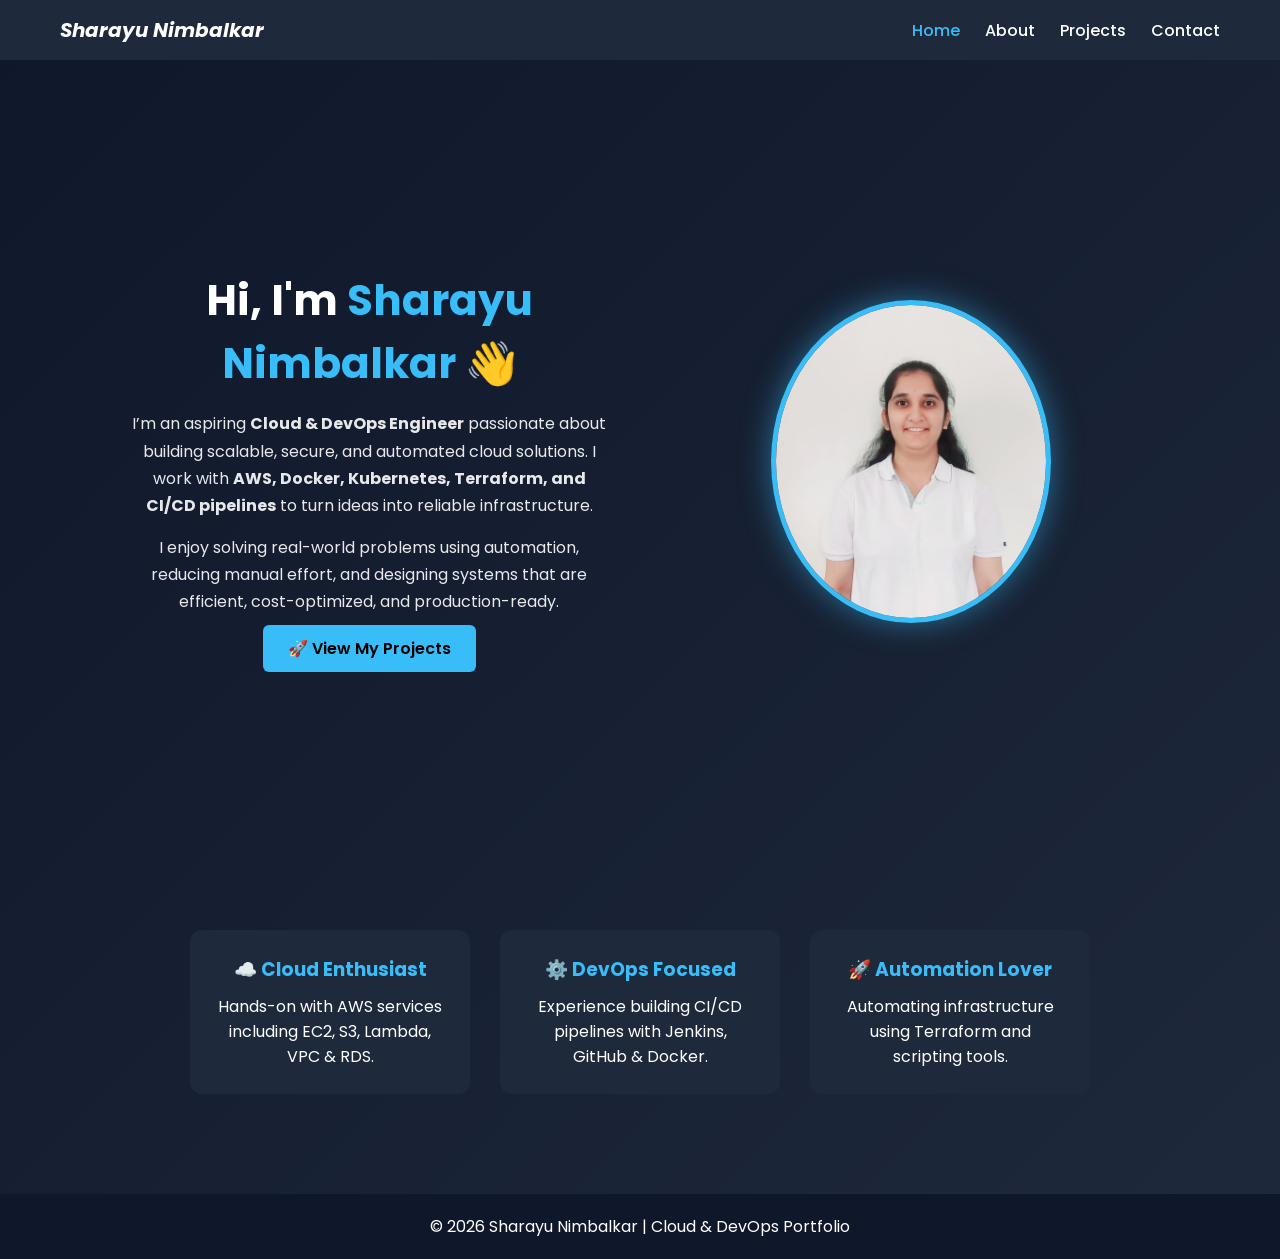
<file: index.html>
<!DOCTYPE html>
<html lang="en">
<head>
  <meta charset="UTF-8">
  <title>Sharayu Nimbalkar | Cloud & DevOps Engineer</title>
  <meta name="viewport" content="width=device-width, initial-scale=1.0">
  <link rel="stylesheet" href="css/style.css">
  <link href="https://fonts.googleapis.com/css2?family=Poppins:wght@300;400;600;700&display=swap" rel="stylesheet">
</head>

<body>

<header>
  <nav>
    <h2 class="logo"><i>Sharayu Nimbalkar</i></h2>
    <ul>
      <li><a href="index.html" class="active">Home</a></li>
      <li><a href="about.html">About</a></li>
      <li><a href="projects.html">Projects</a></li>
      <li><a href="contact.html">Contact</a></li>
    </ul>
  </nav>
</header>

<!-- HERO SECTION -->
<section class="hero">

  <div class="hero-left fade-in">
    <h1>Hi, I'm <span>Sharayu Nimbalkar</span> 👋</h1>
    <h2 class="typing"></h2>

    <p>
      I’m an aspiring <strong>Cloud & DevOps Engineer</strong> passionate about building 
      scalable, secure, and automated cloud solutions.  
      I work with <strong>AWS, Docker, Kubernetes, Terraform, and CI/CD pipelines</strong> 
      to turn ideas into reliable infrastructure.
    </p>

    <p>
      I enjoy solving real-world problems using automation, reducing manual effort,
      and designing systems that are efficient, cost-optimized, and production-ready.
    </p>

    <div class="hero-buttons">
      <a href="projects.html" class="btn primary">🚀 View My Projects</a>
    </div>
  </div>

  <div class="hero-right fade-in">
    <!-- Add your image inside images folder and rename here -->
    <img src="sharayu.jpeg" alt="Sharayu Nimbalkar" class="profile-pic">
  </div>

</section>

<!-- QUICK HIGHLIGHTS -->
<section class="highlights">
  <div class="highlight-card fade-in">
    <h3>☁️ Cloud Enthusiast</h3>
    <p>Hands-on with AWS services including EC2, S3, Lambda, VPC & RDS.</p>
  </div>

  <div class="highlight-card fade-in">
    <h3>⚙️ DevOps Focused</h3>
    <p>Experience building CI/CD pipelines with Jenkins, GitHub & Docker.</p>
  </div>

  <div class="highlight-card fade-in">
    <h3>🚀 Automation Lover</h3>
    <p>Automating infrastructure using Terraform and scripting tools.</p>
  </div>
</section>

<footer>
  <p>© 2026 Sharayu Nimbalkar | Cloud & DevOps Portfolio</p>
</footer>

<script src="js/script.js"></script>
</body>
</html>
</file>
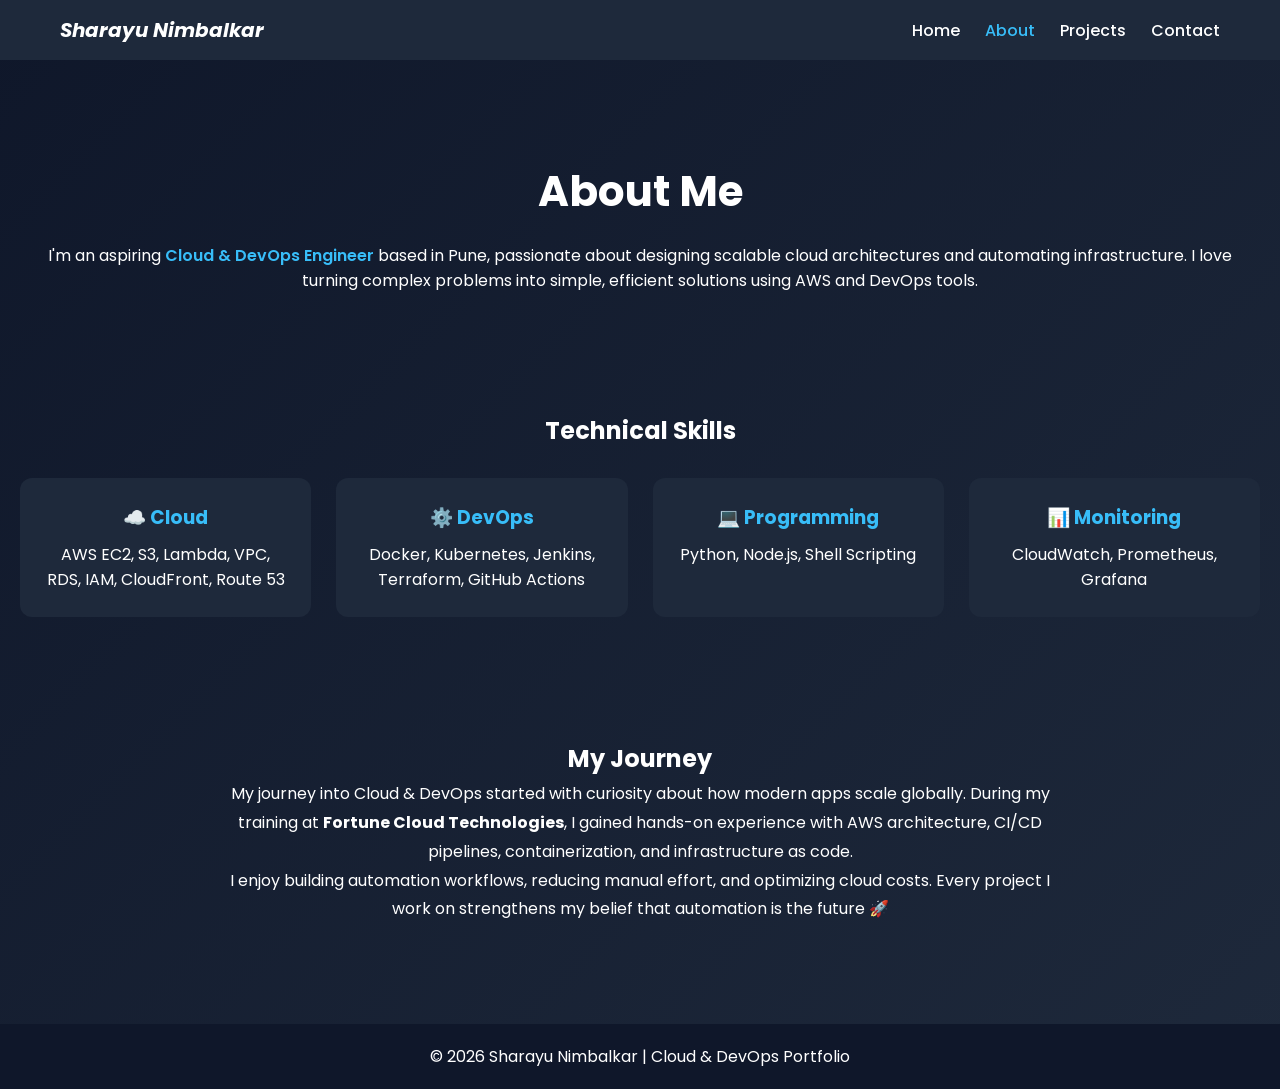
<file: about.html>
<!DOCTYPE html>
<html lang="en">
<head>
  <meta charset="UTF-8">
  <title>About Me | Sharayu Nimbalkar</title>
  <meta name="viewport" content="width=device-width, initial-scale=1.0">
  <link rel="stylesheet" href="css/style.css">
  <link href="https://fonts.googleapis.com/css2?family=Poppins:wght@300;400;600;700&display=swap" rel="stylesheet">
</head>

<body>

<header>
  <nav>
    <h2 class="logo"><i>Sharayu Nimbalkar</i></h2>
    <ul>
      <li><a href="index.html">Home</a></li>
      <li><a href="about.html" class="active">About</a></li>
      <li><a href="projects.html">Projects</a></li>
      <li><a href="contact.html">Contact</a></li>
    </ul>
  </nav>
</header>

<!-- ABOUT HERO -->
<section class="about-hero fade-in">
  <div class="about-text">
    <h1>About Me</h1>
    <p>
      I'm an aspiring <span>Cloud & DevOps Engineer</span> based in Pune, passionate about 
      designing scalable cloud architectures and automating infrastructure.
      I love turning complex problems into simple, efficient solutions using AWS and DevOps tools.
    </p>
  </div>
</section>

<!-- SKILLS SECTION -->
<section class="about-skills">
  <h2>Technical Skills</h2>
  <div class="skills-container">

    <div class="skill-box">
      <h3>☁️ Cloud</h3>
      <p>AWS EC2, S3, Lambda, VPC, RDS, IAM, CloudFront, Route 53</p>
    </div>

    <div class="skill-box">
      <h3>⚙️ DevOps</h3>
      <p>Docker, Kubernetes, Jenkins, Terraform, GitHub Actions</p>
    </div>

    <div class="skill-box">
      <h3>💻 Programming</h3>
      <p>Python, Node.js, Shell Scripting</p>
    </div>

    <div class="skill-box">
      <h3>📊 Monitoring</h3>
      <p>CloudWatch, Prometheus, Grafana</p>
    </div>

  </div>
</section>

<!-- JOURNEY SECTION -->
<section class="journey fade-in">
  <h2>My Journey</h2>
  <p>
    My journey into Cloud & DevOps started with curiosity about how modern apps scale globally.  
    During my training at <strong>Fortune Cloud Technologies</strong>, I gained hands-on experience 
    with AWS architecture, CI/CD pipelines, containerization, and infrastructure as code.
  </p>
  <p>
    I enjoy building automation workflows, reducing manual effort, and optimizing cloud costs.
    Every project I work on strengthens my belief that automation is the future 🚀
  </p>
</section>

<footer>
  <p>© 2026 Sharayu Nimbalkar | Cloud & DevOps Portfolio</p>
</footer>

<script src="js/script.js"></script>
</body>
</html>
</file>
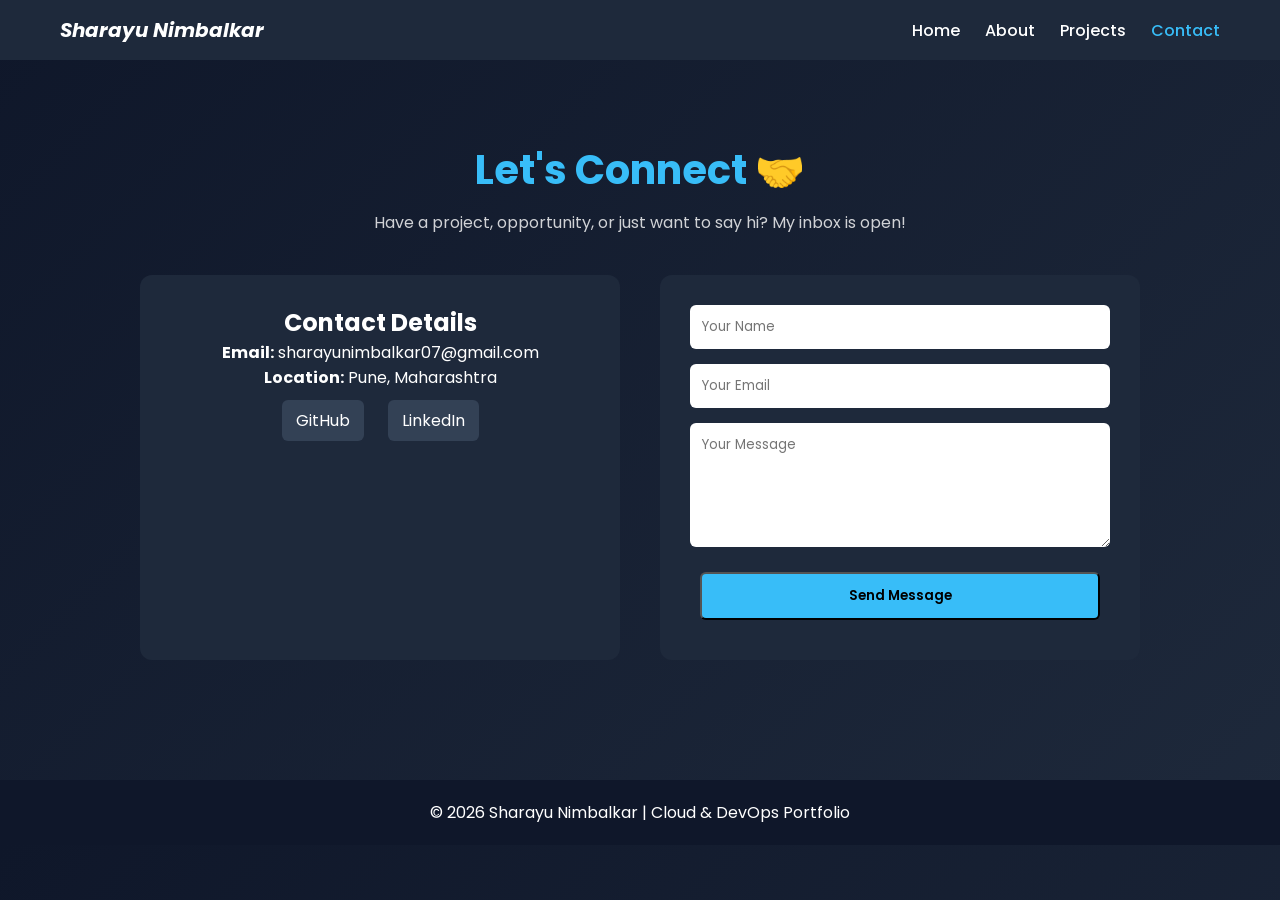
<file: contact.html>
<!DOCTYPE html>
<html lang="en">
<head>
  <meta charset="UTF-8">
  <title>Contact | Sharayu Nimbalkar</title>
  <meta name="viewport" content="width=device-width, initial-scale=1.0">
  <link rel="stylesheet" href="css/style.css">
  <link href="https://fonts.googleapis.com/css2?family=Poppins:wght@300;400;600;700&display=swap" rel="stylesheet">
</head>

<body>

<header>
  <nav>
    <h2 class="logo"><i>Sharayu Nimbalkar</i></h2>
    <ul>
      <li><a href="index.html">Home</a></li>
      <li><a href="about.html">About</a></li>
      <li><a href="projects.html">Projects</a></li>
      <li><a href="contact.html" class="active">Contact</a></li>
    </ul>
  </nav>
</header>

<section class="contact-section fade-in">
  <h1>Let's Connect 🤝</h1>
  <p class="contact-subtext">Have a project, opportunity, or just want to say hi? My inbox is open!</p>

  <div class="contact-container">

    <!-- Contact Info -->
    <div class="contact-info">
      <h2>Contact Details</h2>
      <p><strong>Email:</strong> sharayunimbalkar07@gmail.com</p>
      <p><strong>Location:</strong> Pune, Maharashtra</p>

      <div class="social-links">
        <a href="https://github.com/Sharayu1707" target="_blank">GitHub</a>
        <a href="https://www.linkedin.com/in/sharayunimbalkar/" target="_blank">LinkedIn</a>
      </div>
    </div>

    <!-- Contact Form -->
    <form class="contact-form">
      <input type="text" placeholder="Your Name" required>
      <input type="email" placeholder="Your Email" required>
      <textarea placeholder="Your Message" rows="5" required></textarea>
      <button type="submit" class="btn primary">Send Message</button>
    </form>

  </div>
</section>

<footer>
  <p>© 2026 Sharayu Nimbalkar | Cloud & DevOps Portfolio</p>
</footer>

<script src="js/script.js"></script>
</body>
</html>
</file>
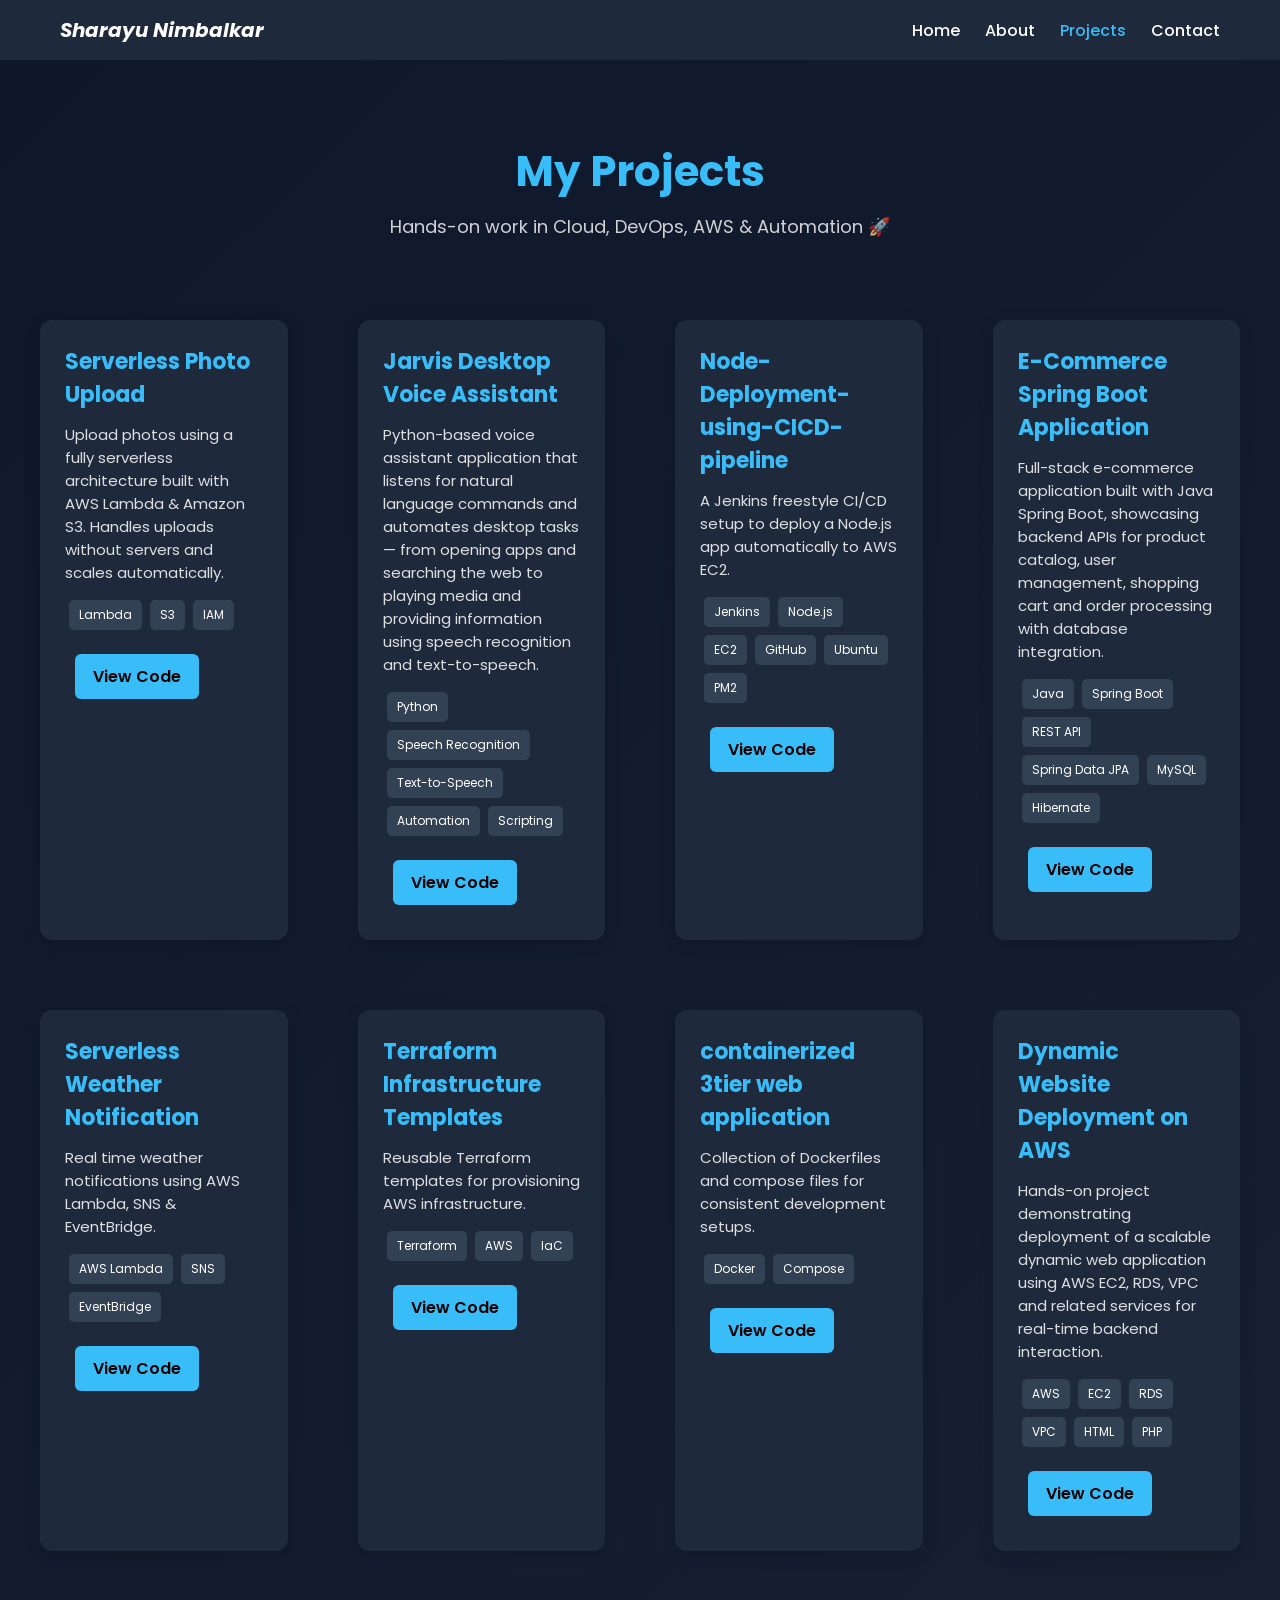
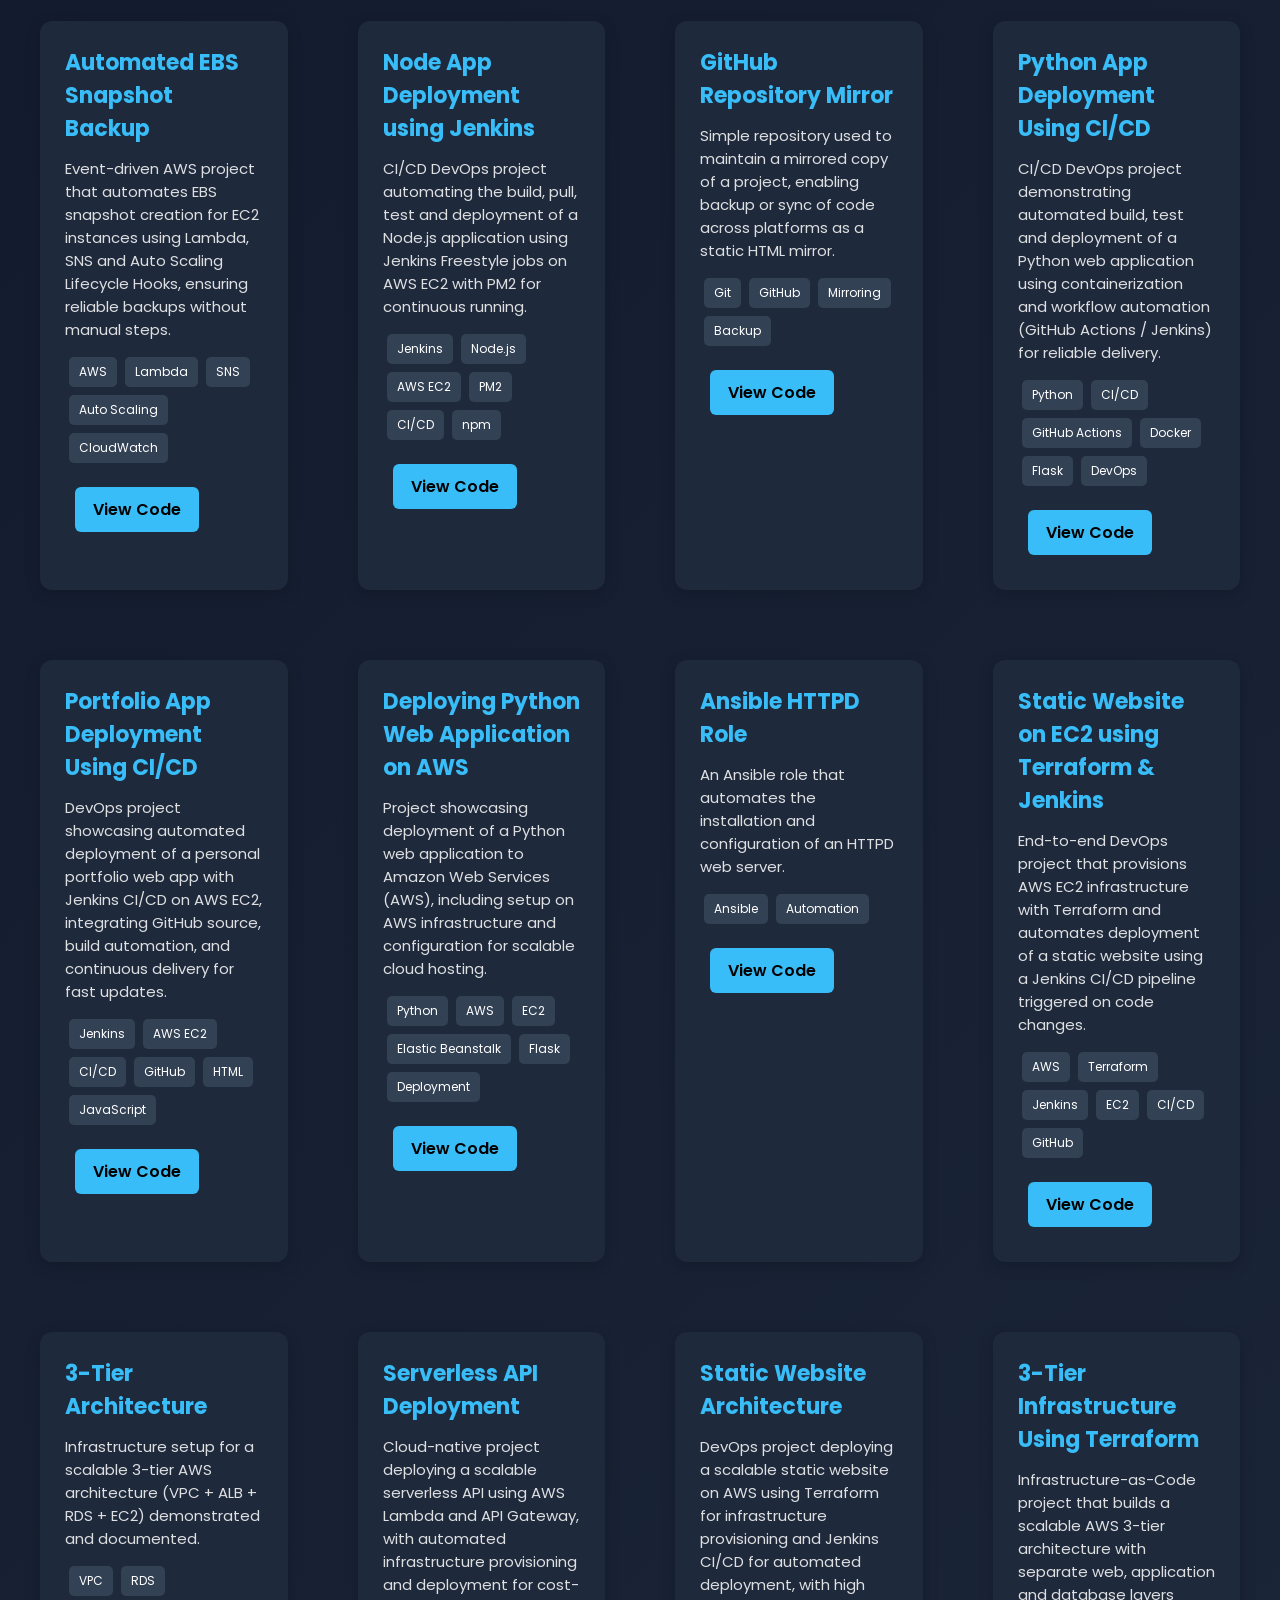
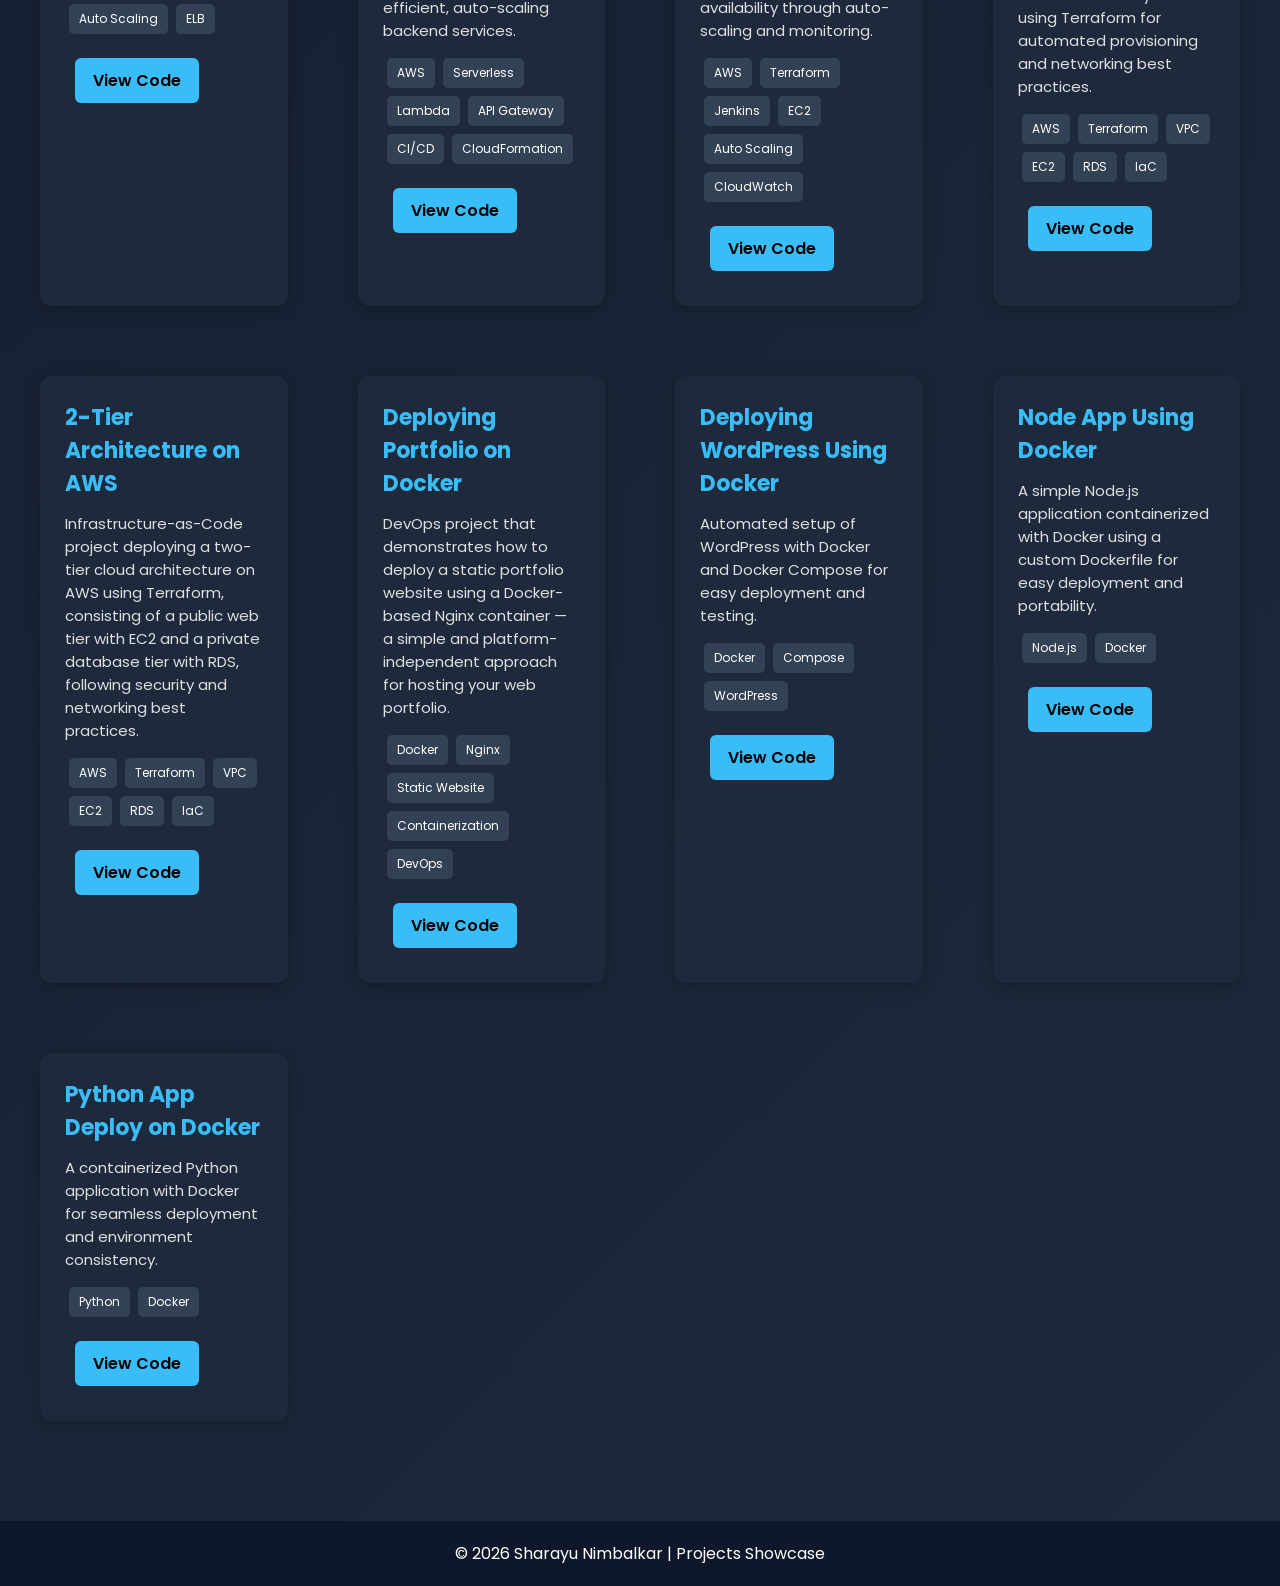
<file: projects.html>
<!DOCTYPE html>
<html lang="en">
<head>
  <meta charset="UTF-8">
  <title>Projects | Sharayu Nimbalkar</title>
  <meta name="viewport" content="width=device-width, initial-scale=1.0">
  <link rel="stylesheet" href="css/style.css">
  <link href="https://fonts.googleapis.com/css2?family=Poppins:wght@300;400;600;700&display=swap" rel="stylesheet">
</head>
<body>

<header>
  <nav>
    <h2 class="logo"><i>Sharayu Nimbalkar</i></h2>
    <ul>
      <li><a href="index.html">Home</a></li>
      <li><a href="about.html">About</a></li>
      <li><a href="projects.html" class="active">Projects</a></li>
      <li><a href="contact.html">Contact</a></li>
    </ul>
  </nav>
</header>

<section class="projects-hero">
  <h1>My Projects</h1>
  <p class="subheading">Hands-on work in Cloud, DevOps, AWS & Automation 🚀</p>
</section>

<section class="project-grid">

  <!-- 1 -->
  <div class="project-card fade-in">
    <h2>Serverless Photo Upload</h2>
    <p>Upload photos using a fully serverless architecture built with AWS Lambda & Amazon S3. Handles uploads without servers and scales automatically. </p>
    <div class="tech-badges"><span>Lambda</span><span>S3</span><span>IAM</span></div>
    <a href="https://github.com/Sharayu1707/servless-photo-upload" target="_blank" class="btn">View Code</a>
  </div>

  <!-- 2 -->
  <div class="project-card fade-in">
  <h2>Jarvis Desktop Voice Assistant</h2>
  <p>Python-based voice assistant application that listens for natural language commands and automates desktop tasks — from opening apps and searching the web to playing media and providing information using speech recognition and text-to-speech.</p>
  <div class="tech-badges">
    <span>Python</span><span>Speech Recognition</span><span>Text-to-Speech</span><span>Automation</span><span>Scripting</span>
  </div>
  <a href="https://github.com/Sharayu1707/Deploy-Jarvis-Desktop-Voice-Assistant" target="_blank" class="btn">View Code</a>
</div>

  <!-- 3 -->
  <div class="project-card fade-in">
    <h2>Node-Deployment-using-CICD-pipeline</h2>
    <p>A Jenkins freestyle CI/CD setup to deploy a Node.js app automatically to AWS EC2.</p>
    <div class="tech-badges"><span>Jenkins</span><span>Node.js</span><span>EC2</span><span>GitHub</span><span>Ubuntu</span><span>PM2</span></div>
    <a href="https://github.com/Sharayu1707/Node-app-deployment-freestyle-project-" target="_blank" class="btn">View Code</a>
  </div>

  <!-- 4 -->
  <div class="project-card fade-in">
  <h2>E-Commerce Spring Boot Application</h2>
  <p>Full-stack e-commerce application built with Java Spring Boot, showcasing backend APIs for product catalog, user management, shopping cart and order processing with database integration.</p>
  <div class="tech-badges">
    <span>Java</span><span>Spring Boot</span><span>REST API</span><span>Spring Data JPA</span><span>MySQL</span><span>Hibernate</span>
  </div>
  <a href="https://github.com/Sharayu1707/E-Commerce-Spring-Boot-Application" target="_blank" class="btn">View Code</a>
</div>

  <!-- 5 -->
  <div class="project-card fade-in">
    <h2>Serverless Weather Notification</h2>
    <p>Real time weather notifications using AWS Lambda, SNS & EventBridge.</p>
    <div class="tech-badges"><span>AWS Lambda</span><span>SNS</span><span>EventBridge</span></div>
    <a href="https://github.com/Sharayu1707/Serverless_Weather_Notification_System" target="_blank" class="btn">View Code</a>
  </div>

  <!-- 6 -->
  <div class="project-card fade-in">
    <h2>Terraform Infrastructure Templates</h2>
    <p>Reusable Terraform templates for provisioning AWS infrastructure.</p>
    <div class="tech-badges"><span>Terraform</span><span>AWS</span><span>IaC</span></div>
    <a href="https://github.com/Sharayu1707/3-Tier-Infrastructure-Using-Terraform" target="_blank" class="btn">View Code</a>
  </div>

  <!-- 7 -->
  <div class="project-card fade-in">
    <h2>containerized 3tier web application</h2>
    <p>Collection of Dockerfiles and compose files for consistent development setups.</p>
    <div class="tech-badges"><span>Docker</span><span>Compose</span></div>
    <a href="https://github.com/Sharayu1707/containerized-3tier-web-application" target="_blank" class="btn">View Code</a>
  </div>

  <!-- 8 -->
 <div class="project-card fade-in">
  <h2>Dynamic Website Deployment on AWS</h2>
  <p>Hands-on project demonstrating deployment of a scalable dynamic web application using AWS EC2, RDS, VPC and related services for real-time backend interaction.</p>
  <div class="tech-badges">
    <span>AWS</span><span>EC2</span><span>RDS</span><span>VPC</span><span>HTML</span><span>PHP</span>
  </div>
  <a href="https://github.com/Sharayu1707/Dynamic-Website-Deployment-on-AWS" target="_blank" class="btn">View Code</a>
 </div>

  <!-- 9 -->
<div class="project-card fade-in">
  <h2>Automated EBS Snapshot Backup</h2>
  <p>Event-driven AWS project that automates EBS snapshot creation for EC2 instances using Lambda, SNS and Auto Scaling Lifecycle Hooks, ensuring reliable backups without manual steps.</p>
  <div class="tech-badges">
    <span>AWS</span><span>Lambda</span><span>SNS</span><span>Auto Scaling</span><span>CloudWatch</span>
  </div>
  <a href="https://github.com/Sharayu1707/Automated-EBS-Snapshot-Backup" target="_blank" class="btn">View Code</a>
</div>

 <!--10-->
<div class="project-card fade-in">
  <h2>Node App Deployment using Jenkins</h2>
  <p>CI/CD DevOps project automating the build, pull, test and deployment of a Node.js application using Jenkins Freestyle jobs on AWS EC2 with PM2 for continuous running.</p>
  <div class="tech-badges">
    <span>Jenkins</span><span>Node.js</span><span>AWS EC2</span><span>PM2</span><span>CI/CD</span><span>npm</span>
  </div>
  <a href="https://github.com/Sharayu1707/Node-app-deployment-freestyle-project-" target="_blank" class="btn">View Code</a>
</div>

<!--11-->
<div class="project-card fade-in">
  <h2>GitHub Repository Mirror</h2>
  <p>Simple repository used to maintain a mirrored copy of a project, enabling backup or sync of code across platforms as a static HTML mirror.</p>
  <div class="tech-badges">
    <span>Git</span><span>GitHub</span><span>Mirroring</span><span>Backup</span>
  </div>
  <a href="https://github.com/Sharayu1707/mirror-repo-github" target="_blank" class="btn">View Code</a>
</div>

<!--12-->
<div class="project-card fade-in">
  <h2>Python App Deployment Using CI/CD</h2>
  <p>CI/CD DevOps project demonstrating automated build, test and deployment of a Python web application using containerization and workflow automation (GitHub Actions / Jenkins) for reliable delivery.</p>
  <div class="tech-badges">
    <span>Python</span><span>CI/CD</span><span>GitHub Actions</span><span>Docker</span><span>Flask</span><span>DevOps</span>
  </div>
  <a href="https://github.com/Sharayu1707/pythonapp-deployment-using-CICD" target="_blank" class="btn">View Code</a>
</div>

<!--13-->
<div class="project-card fade-in">
  <h2>Portfolio App Deployment Using CI/CD</h2>
  <p>DevOps project showcasing automated deployment of a personal portfolio web app with Jenkins CI/CD on AWS EC2, integrating GitHub source, build automation, and continuous delivery for fast updates.</p>
  <div class="tech-badges">
    <span>Jenkins</span><span>AWS EC2</span><span>CI/CD</span><span>GitHub</span><span>HTML</span><span>JavaScript</span>
  </div>
  <a href="https://github.com/Sharayu1707/portfolio-app-deployment-CICD" target="_blank" class="btn">View Code</a>
</div>

<!--14-->
<div class="project-card fade-in">
  <h2>Deploying Python Web Application on AWS</h2>
  <p>Project showcasing deployment of a Python web application to Amazon Web Services (AWS), including setup on AWS infrastructure and configuration for scalable cloud hosting.</p>
  <div class="tech-badges">
    <span>Python</span><span>AWS</span><span>EC2</span><span>Elastic Beanstalk</span><span>Flask</span><span>Deployment</span>
  </div>
  <a href="https://github.com/Sharayu1707/Deploying-Python-Web-Application-on-aws" target="_blank" class="btn">View Code</a>
</div>

<!--15-->
<div class="project-card fade-in">
    <h2>Ansible HTTPD Role</h2>
    <p>An Ansible role that automates the installation and configuration of an HTTPD web server.</p>
    <div class="tech-badges"><span>Ansible</span><span>Automation</span></div>
    <a href="https://github.com/Sharayu1707/httpd-role" target="_blank" class="btn">View Code</a>
  </div>

<!--16-->
<div class="project-card fade-in">
  <h2>Static Website on EC2 using Terraform & Jenkins</h2>
  <p>End-to-end DevOps project that provisions AWS EC2 infrastructure with Terraform and automates deployment of a static website using a Jenkins CI/CD pipeline triggered on code changes.</p>
  <div class="tech-badges">
    <span>AWS</span><span>Terraform</span><span>Jenkins</span><span>EC2</span><span>CI/CD</span><span>GitHub</span>
  </div>
  <a href="https://github.com/Sharayu1707/static-website-on-EC2-using-terrafom-and-jenkins" target="_blank" class="btn">View Code</a>
</div>

<!--17-->
<div class="project-card fade-in">
    <h2>3-Tier Architecture</h2>
    <p>Infrastructure setup for a scalable 3-tier AWS architecture (VPC + ALB + RDS + EC2) demonstrated and documented. </p>
    <div class="tech-badges"><span>VPC</span><span>RDS</span><span>Auto Scaling</span><span>ELB</span></div>
    <a href="https://github.com/Sharayu1707/3-Tier-Architecture" target="_blank" class="btn">View Code</a>
  </div>
  
<!--18-->
<div class="project-card fade-in">
  <h2>Serverless API Deployment</h2>
  <p>Cloud-native project deploying a scalable serverless API using AWS Lambda and API Gateway, with automated infrastructure provisioning and deployment for cost-efficient, auto-scaling backend services.</p>
  <div class="tech-badges">
    <span>AWS</span><span>Serverless</span><span>Lambda</span><span>API Gateway</span><span>CI/CD</span><span>CloudFormation</span>
  </div>
  <a href="https://github.com/Sharayu1707/Serverless-API-Deployment" target="_blank" class="btn">View Code</a>
</div>

<!--19-->
<div class="project-card fade-in">
  <h2>Static Website Architecture</h2>
  <p>DevOps project deploying a scalable static website on AWS using Terraform for infrastructure provisioning and Jenkins CI/CD for automated deployment, with high availability through auto-scaling and monitoring.</p>
  <div class="tech-badges">
    <span>AWS</span><span>Terraform</span><span>Jenkins</span><span>EC2</span><span>Auto Scaling</span><span>CloudWatch</span>
  </div>
  <a href="https://github.com/Sharayu1707/Static-Website-Architecture" target="_blank" class="btn">View Code</a>
</div>

<!--20-->
<div class="project-card fade-in">
  <h2>3-Tier Infrastructure Using Terraform</h2>
  <p>Infrastructure-as-Code project that builds a scalable AWS 3-tier architecture with separate web, application and database layers using Terraform for automated provisioning and networking best practices.</p>
  <div class="tech-badges">
    <span>AWS</span><span>Terraform</span><span>VPC</span><span>EC2</span><span>RDS</span><span>IaC</span>
  </div>
  <a href="https://github.com/Sharayu1707/3-Tier-Infrastructure-Using-Terraform" target="_blank" class="btn">View Code</a>
</div>

<!--21-->
<div class="project-card fade-in">
  <h2>2-Tier Architecture on AWS</h2>
  <p>Infrastructure-as-Code project deploying a two-tier cloud architecture on AWS using Terraform, consisting of a public web tier with EC2 and a private database tier with RDS, following security and networking best practices.</p>
  <div class="tech-badges">
    <span>AWS</span><span>Terraform</span><span>VPC</span><span>EC2</span><span>RDS</span><span>IaC</span>
  </div>
  <a href="https://github.com/Sharayu1707/2-Tier-Architecture" target="_blank" class="btn">View Code</a>
</div>

<!--22-->
<div class="project-card fade-in">
  <h2>Deploying Portfolio on Docker</h2>
  <p>DevOps project that demonstrates how to deploy a static portfolio website using a Docker-based Nginx container — a simple and platform-independent approach for hosting your web portfolio.</p>
  <div class="tech-badges">
    <span>Docker</span><span>Nginx</span><span>Static Website</span><span>Containerization</span><span>DevOps</span>
  </div>
  <a href="https://github.com/Sharayu1707/Deploying-protfolio-on-docker" target="_blank" class="btn">View Code</a>
</div>

<!--23--> 
<div class="project-card fade-in">
  <h2>Deploying WordPress Using Docker</h2>
  <p>Automated setup of WordPress with Docker and Docker Compose for easy deployment and testing.</p>
  <div class="tech-badges"><span>Docker</span><span>Compose</span><span>WordPress</span></div>
  <a href="https://github.com/Sharayu1707/Deploying-wordpress-using-docker" target="_blank" class="btn">View Code</a>
</div>

<!--24--> 
<div class="project-card fade-in">
  <h2>Node App Using Docker</h2>
  <p>A simple Node.js application containerized with Docker using a custom Dockerfile for easy deployment and portability.</p>
  <div class="tech-badges"><span>Node.js</span><span>Docker</span></div>
  <a href="https://github.com/Sharayu1707/Node-app-using-Docker" target="_blank" class="btn">View Code</a>
</div>

<!--25--> 
<div class="project-card fade-in">
  <h2>Python App Deploy on Docker</h2>
  <p>A containerized Python application with Docker for seamless deployment and environment consistency.</p>
  <div class="tech-badges"><span>Python</span><span>Docker</span></div>
  <a href="https://github.com/Sharayu1707/pyhton-app-deploy-on-docker" target="_blank" class="btn">View Code</a>
</div>

</section>

<footer>
  <p>© 2026 Sharayu Nimbalkar | Projects Showcase</p>
</footer>

<script src="js/script.js"></script>
</body>
</html>
</file>
<file: css/style.css>
body {
  margin: 0;
  font-family: Arial, sans-serif;
  background: #0f172a;
  color: white;
}

nav {
  display: flex;
  justify-content: space-between;
  padding: 15px 50px;
  background: #1e293b;
}

nav ul {
  list-style: none;
  display: flex;
  gap: 20px;
}

nav a {
  color: white;
  text-decoration: none;
}

.hero {
  height: 90vh;
  display: flex;
  align-items: center;
  justify-content: center;
  text-align: center;
}

.btn {
  background: #38bdf8;
  padding: 10px 20px;
  color: black;
  border-radius: 5px;
  text-decoration: none;
}

.project-card {
  background: #1e293b;
  margin: 20px;
  padding: 20px;
  border-radius: 8px;
  transition: transform 0.3s;
}

.project-card:hover {
  transform: scale(1.05);
}

.skills span {
  display: inline-block;
  background: #334155;
  margin: 5px;
  padding: 8px 12px;
  border-radius: 5px;
}
* {
  margin: 0;
  padding: 0;
  box-sizing: border-box;
  font-family: 'Poppins', sans-serif;
}

body {
  background: linear-gradient(135deg, #0f172a, #1e293b);
  color: white;
}

header {
  background: rgba(15, 23, 42, 0.9);
  position: sticky;
  top: 0;
  backdrop-filter: blur(10px);
}

nav {
  display: flex;
  justify-content: space-between;
  align-items: center;
  padding: 15px 60px;
}

nav ul {
  display: flex;
  gap: 25px;
  list-style: none;
}

nav a {
  color: white;
  text-decoration: none;
  font-weight: 500;
  transition: 0.3s;
}

nav a:hover,
nav a.active {
  color: #38bdf8;
}

.logo {
  font-weight: 700;
  font-size: 20px;
}

.hero {
  height: 90vh;
  display: flex;
  justify-content: center;
  align-items: center;
  text-align: center;
  padding: 20px;
}

.hero h1 {
  font-size: 48px;
}

.hero h1 span {
  color: #38bdf8;
}

.hero p {
  margin: 20px auto;
  max-width: 600px;
  opacity: 0.85;
}

.hero-buttons {
  margin-top: 20px;
}

.btn {
  padding: 12px 25px;
  border-radius: 6px;
  text-decoration: none;
  margin: 10px;
  font-weight: 600;
  transition: 0.3s;
}

.primary {
  background: #38bdf8;
  color: black;
}

.secondary {
  border: 2px solid #38bdf8;
  color: #38bdf8;
}

.btn:hover {
  transform: translateY(-3px);
}

.skills-preview {
  padding: 60px 20px;
  text-align: center;
}

.skills-preview h2 {
  margin-bottom: 30px;
  font-size: 32px;
}

.skills-grid {
  display: grid;
  grid-template-columns: repeat(auto-fit, minmax(180px, 1fr));
  gap: 20px;
  max-width: 900px;
  margin: auto;
}

.skill-card {
  background: #1e293b;
  padding: 20px;
  border-radius: 10px;
  transition: 0.3s;
}

.skill-card:hover {
  background: #334155;
  transform: scale(1.05);
}

footer {
  text-align: center;
  padding: 20px;
  background: #0f172a;
  margin-top: 40px;
}
/* ABOUT HERO */
.about-hero {
  padding: 100px 20px 60px;
  text-align: center;
}

.about-hero h1 {
  font-size: 42px;
  margin-bottom: 20px;
}

.about-hero span {
  color: #38bdf8;
  font-weight: 600;
}

/* SKILLS SECTION */
.about-skills {
  padding: 60px 20px;
  text-align: center;
}

.skills-container {
  display: grid;
  grid-template-columns: repeat(auto-fit, minmax(220px, 1fr));
  gap: 25px;
  margin-top: 30px;
}

.skill-box {
  background: #1e293b;
  padding: 25px;
  border-radius: 12px;
  transition: 0.4s;
  position: relative;
  overflow: hidden;
}

.skill-box:hover {
  transform: translateY(-10px);
  background: linear-gradient(135deg, #1e293b, #334155);
  box-shadow: 0 10px 25px rgba(56, 189, 248, 0.3);
}

.skill-box h3 {
  margin-bottom: 10px;
  color: #38bdf8;
}

/* JOURNEY SECTION */
.journey {
  padding: 60px 20px;
  max-width: 900px;
  margin: auto;
  text-align: center;
  line-height: 1.8;
}

/* FADE IN ANIMATION */
.fade-in {
  opacity: 0;
  transform: translateY(30px);
  animation: fadeInUp 1s ease forwards;
}

@keyframes fadeInUp {
  to {
    opacity: 1;
    transform: translateY(0);
  }
}
.projects-hero {
  text-align: center;
  padding: 80px 20px 20px;
}

.projects-hero h1 {
  font-size: 42px;
  color: #38bdf8;
}

.projects-hero .subheading {
  font-size: 18px;
  opacity: 0.8;
  margin-top: 10px;
}

.project-grid {
  display: grid;
  gap: 30px;
  grid-template-columns: repeat(auto-fit, minmax(280px, 1fr));
  padding: 40px 20px;
}

.project-card {
  background: #1e293b;
  padding: 25px;
  border-radius: 12px;
  transition: 0.4s;
  position: relative;
  box-shadow: 0 4px 15px rgba(0,0,0,0.2);
  opacity: 0;
}

.project-card:hover {
  transform: translateY(-8px);
  box-shadow: 0 8px 25px rgba(56,189,248,0.3);
}

.project-card h2 {
  font-size: 22px;
  margin-bottom: 10px;
  color: #38bdf8;
}

.project-card p {
  font-size: 15px;
  margin: 12px 0;
  opacity: 0.85;
}

.tech-badges {
  margin: 10px 0;
}

.tech-badges span {
  background: #334155;
  padding: 6px 10px;
  margin: 4px;
  display: inline-block;
  border-radius: 5px;
  font-size: 12px;
  transition: 0.3s;
}

.tech-badges span:hover {
  background: #38bdf8;
  color: black;
}

.project-card .btn {
  text-decoration: none;
  background: #38bdf8;
  padding: 10px 18px;
  border-radius: 6px;
  font-weight: 600;
  color: black;
  display: inline-block;
  margin-top: 10px;
}
/* Fade-in animation base state */
.fade-in {
  opacity: 0;
  transform: translateY(30px);
  transition: opacity 0.8s ease-out, transform 0.8s ease-out;
}

/* When element becomes visible */
.fade-in.appear {
  opacity: 1;
  transform: translateY(0);
}
/* CONTACT SECTION */
.contact-section {
  padding: 80px 20px;
  text-align: center;
}

.contact-section h1 {
  font-size: 40px;
  color: #38bdf8;
}

.contact-subtext {
  margin: 10px 0 40px;
  opacity: 0.8;
}

.contact-container {
  display: flex;
  flex-wrap: wrap;
  justify-content: center;
  gap: 40px;
  max-width: 1000px;
  margin: auto;
}

/* CONTACT INFO */
.contact-info {
  background: #1e293b;
  padding: 30px;
  border-radius: 12px;
  flex: 1 1 300px;
  transition: 0.3s;
}

.contact-info:hover {
  transform: translateY(-8px);
  box-shadow: 0 10px 25px rgba(56,189,248,0.3);
}

/* SOCIAL LINKS */
.social-links a {
  display: inline-block;
  margin: 10px;
  padding: 8px 14px;
  border-radius: 6px;
  background: #334155;
  text-decoration: none;
  color: white;
  transition: 0.3s;
}

.social-links a:hover {
  background: #38bdf8;
  color: black;
  transform: scale(1.05);
}

/* CONTACT FORM */
.contact-form {
  background: #1e293b;
  padding: 30px;
  border-radius: 12px;
  flex: 1 1 300px;
  display: flex;
  flex-direction: column;
  gap: 15px;
  transition: 0.3s;
}

.contact-form:hover {
  transform: translateY(-8px);
  box-shadow: 0 10px 25px rgba(56,189,248,0.3);
}

.contact-form input,
.contact-form textarea {
  padding: 12px;
  border-radius: 6px;
  border: none;
  outline: none;
}

.contact-form button {
  cursor: pointer;
}
/* HERO LAYOUT */
.hero {
  display: flex;
  align-items: center;
  justify-content: center;
  gap: 60px;
  padding: 80px 10%;
  min-height: 90vh;
  flex-wrap: wrap;
}

.hero-left {
  flex: 1;
  min-width: 300px;
}

.hero-left h1 {
  font-size: 42px;
  margin-bottom: 10px;
}

.hero-left h1 span {
  color: #38bdf8;
}

.hero-left p {
  margin: 15px 0;
  line-height: 1.7;
  opacity: 0.9;
}

.hero-buttons {
  margin-top: 20px;

}

.hero-right {
  flex: 1;
  text-align: center;
}

/* PROFILE IMAGE */
.profile-pic {
  width: 280px;
  border-radius: 50%;
  border: 5px solid #38bdf8;
  box-shadow: 0 0 30px rgba(56,189,248,0.5);
  transition: 0.4s;
}

.profile-pic:hover {
  transform: scale(1.05);
  box-shadow: 0 0 50px rgba(56,189,248,0.8);
}

/* HIGHLIGHTS */
.highlights {
  display: flex;
  justify-content: center;
  gap: 30px;
  padding: 60px 10%;
  flex-wrap: wrap;
}

.highlight-card {
  background: #1e293b;
  padding: 25px;
  border-radius: 12px;
  max-width: 280px;
  text-align: center;
  transition: 0.3s;
}

.highlight-card:hover {
  transform: translateY(-10px);
  box-shadow: 0 10px 25px rgba(56,189,248,0.3);
}

.highlight-card h3 {
  color: #38bdf8;
  margin-bottom: 10px;
}
</file>
